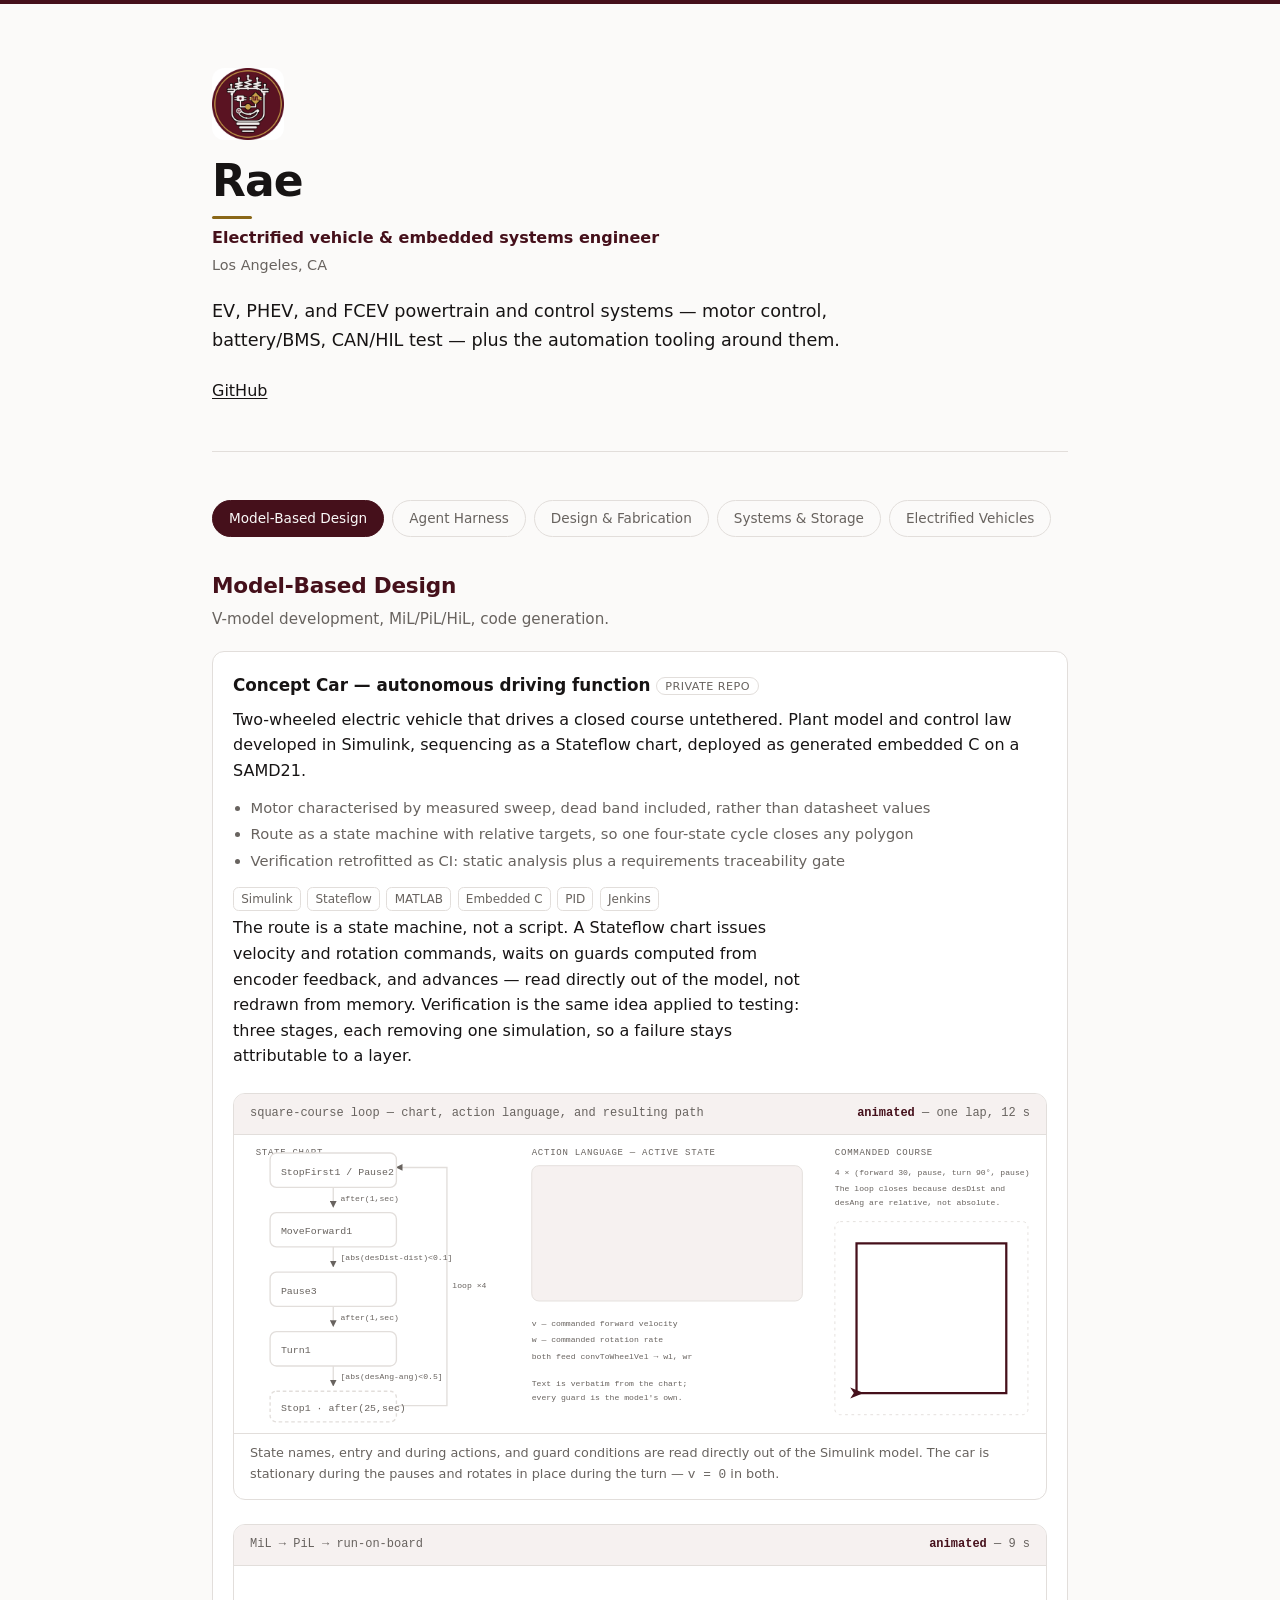
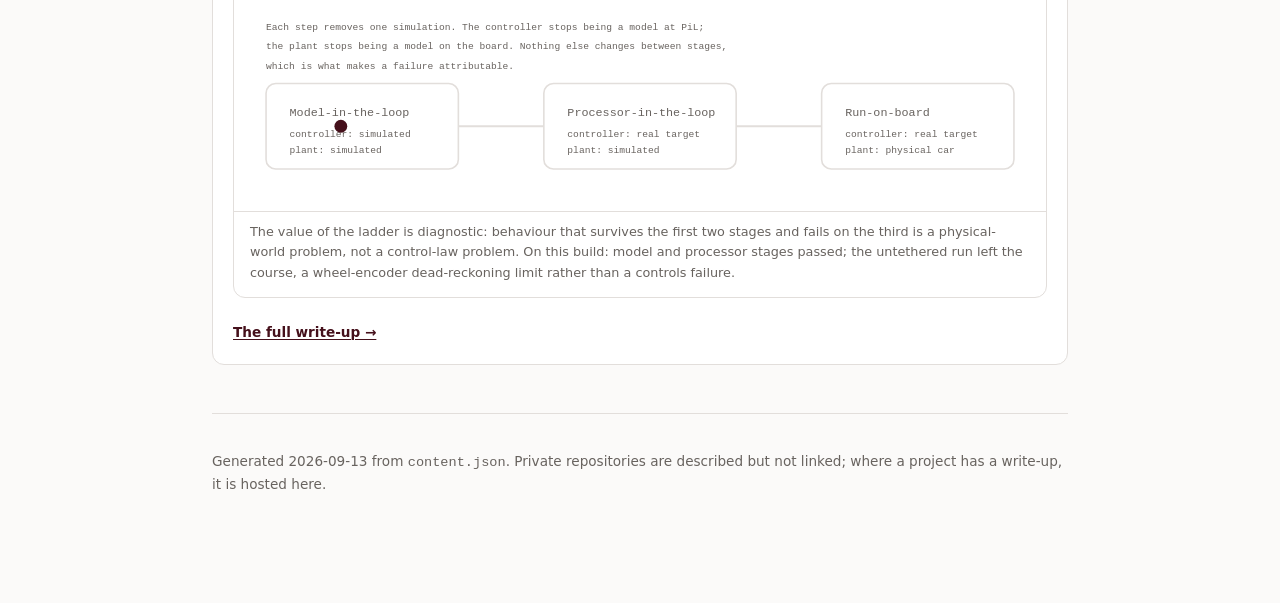
<file: index.html>
<!doctype html>
<html lang="en">
<head>
<meta charset="utf-8">
<meta name="viewport" content="width=device-width,initial-scale=1">
<title>Rae — Electrified vehicle &amp; embedded systems engineer</title>
<meta name="description" content="EV, PHEV, and FCEV powertrain and control systems — motor control, battery/BMS, CAN/HIL test — plus the automation tooling around them.">
<link rel="icon" href="assets/avatar.svg" type="image/svg+xml">
<link rel="apple-touch-icon" href="assets/avatar.png">
<style>
:root {
  color-scheme: light dark;
  /* Brand palette. Accent is the avatar red #5A1322 darkened; neutrals are
     kept neutral so nothing reads pink. */
  --bg:#fbfaf9; --fg:#171414; --muted:#68635f; --line:#e2dedb;
  --card:#ffffff; --accent:#45101B; --gold:#8a6718; --rule:#45101B;
  --accent-soft:#f4efee; --code-bg:#f6f1f0;
  --mono: ui-monospace, "SF Mono", "Cascadia Mono", Menlo, Consolas, monospace;
  /* aliases so the concept-car diagrams (.embed) can use their own var names */
  --ink:var(--fg); --ink-2:var(--muted); --ink-3:var(--muted); --panel:var(--card);
}
@media (prefers-color-scheme: dark) {
  :root { --bg:#120F10; --fg:#F4EFEE; --muted:#98918e; --line:#2b2527;
           --card:#1A1517; --accent:#C9A24A; --gold:#C9A24A; --rule:#5A1322;
           --accent-soft:#3C0B16; --code-bg:#1a1016; }
}
* { box-sizing:border-box; }
body {
  margin:0; background:var(--bg); color:var(--fg);
  border-top:4px solid var(--rule);
  font:16px/1.6 ui-sans-serif,system-ui,-apple-system,"Segoe UI",Roboto,sans-serif;
}
.wrap { max-width:56rem; margin:0 auto; padding:4rem 1.25rem 6rem; }
h1 { font-size:clamp(2rem,5vw,2.75rem); line-height:1.15; margin:0 0 .35rem; letter-spacing:-.02em; }
.avatar { width:72px; height:72px; border-radius:.75rem; display:block; margin:0 0 1rem; }
h1::after { content:""; display:block; width:2.5rem; height:3px; background:var(--gold);
             border-radius:2px; margin:.6rem 0 .1rem; }
.tagline { color:var(--accent); font-weight:600; margin:0 0 .25rem; }
.loc { color:var(--muted); margin:0 0 1.25rem; font-size:.9rem; }
.lede { font-size:1.1rem; max-width:42rem; margin:0 0 1.5rem; }
.links a { color:var(--fg); }
hr { border:0; border-top:1px solid var(--line); margin:3rem 0; }
.tabs { display:flex; flex-wrap:wrap; gap:.5rem; margin:0 0 2rem; }
.tabs .tab {
  font:inherit; font-size:.85rem; font-weight:500; color:var(--muted);
  background:transparent; border:1px solid var(--line); border-radius:2rem;
  padding:.4rem 1rem; cursor:pointer;
}
.tabs .tab:hover { color:var(--fg); border-color:var(--accent); }
.tabs .tab.active { color:var(--bg); background:var(--accent); border-color:var(--accent); }
.area-head h2 { font-size:1.35rem; margin:0 0 .2rem; letter-spacing:-.01em; color:var(--accent); }
.area-head p { color:var(--muted); margin:0 0 1.25rem; font-size:.95rem; }
.area { margin-bottom:3rem; }
.area[hidden] { display:none; }
.grid { display:grid; gap:1rem; grid-template-columns:repeat(auto-fit,minmax(19rem,1fr)); }
.card { background:var(--card); border:1px solid var(--line); border-radius:.75rem; padding:1.25rem; }
.card h3 { margin:0 0 .5rem; font-size:1.05rem; }
.card h3 a { color:var(--fg); }
.card p { margin:0 0 .75rem; color:var(--fg); }
.vis { font-size:.7rem; font-weight:500; text-transform:uppercase; letter-spacing:.04em;
        color:var(--muted); border:1px solid var(--line); border-radius:1rem;
        padding:.1rem .5rem; white-space:nowrap; vertical-align:.15em; }
.vis-public { color:var(--accent); border-color:var(--accent); }
ul.hi { margin:0 0 .9rem; padding-left:1.1rem; font-size:.92rem; color:var(--muted); }
ul.hi li { margin:.2rem 0; }
ul.stack { list-style:none; display:flex; flex-wrap:wrap; gap:.4rem; margin:0; padding:0; }
ul.stack li { font-size:.75rem; color:var(--muted); border:1px solid var(--line);
               border-radius:.35rem; padding:.1rem .45rem; }
p.writeup { margin:.9rem 0 0; font-size:.85rem; }
p.writeup a { color:var(--accent); font-weight:600; }
footer { color:var(--muted); font-size:.85rem; border-top:1px solid var(--line); padding-top:1.5rem; }
a { text-decoration-thickness:1px; text-underline-offset:2px; }

/* ---- featured project embed (ported from concept-car/style.css) ---- */
.card.featured { grid-column:1 / -1; }
.embed .lede { font-size:1rem; color:var(--fg); max-width:56ch; margin:.25rem 0 1.25rem; }
.anim { border:1px solid var(--line); border-radius:.75rem; background:var(--card); overflow:hidden; margin:1.5rem 0; }
.anim-head { display:flex; justify-content:space-between; align-items:baseline; gap:.75rem; flex-wrap:wrap;
              padding:.65rem 1rem; border-bottom:1px solid var(--line); background:var(--code-bg);
              font-family:var(--mono); font-size:.75rem; color:var(--muted); }
.anim-head b { color:var(--accent); font-weight:600; }
.anim svg { display:block; width:100%; height:auto; }
.anim figcaption { padding:.6rem 1rem .85rem; font-size:.8rem; color:var(--muted); border-top:1px solid var(--line); }
.sf-node rect { fill:var(--card); stroke:var(--line); stroke-width:1.5; }
.sf-node text { font-family:var(--mono); font-size:11px; fill:var(--muted); }
.sf-edge { stroke:var(--line); stroke-width:1.5; fill:none; }
.sf-lbl { font-family:var(--mono); font-size:9px; fill:var(--muted); }
.lit { opacity:0; fill:var(--accent-soft); stroke:var(--accent); stroke-width:2; }
@keyframes lit-move {0%,59%{opacity:1} 60%,100%{opacity:0}}
@keyframes lit-p3   {0%,59.9%{opacity:0} 60%,69%{opacity:1} 70%,100%{opacity:0}}
@keyframes lit-turn {0%,69.9%{opacity:0} 70%,94%{opacity:1} 95%,100%{opacity:0}}
@keyframes lit-p2   {0%,94.9%{opacity:0} 95%,100%{opacity:1}}
.a-move { animation:lit-move 3s steps(1,end) infinite; }
.a-p3   { animation:lit-p3 3s steps(1,end) infinite; }
.a-turn { animation:lit-turn 3s steps(1,end) infinite; }
.a-p2   { animation:lit-p2 3s steps(1,end) infinite; }
.code-blk { opacity:0; }
.code-blk text { font-family:var(--mono); font-size:11.5px; fill:var(--muted); }
.code-blk .kw { fill:var(--accent); }
.code-blk .hd { fill:var(--fg); font-weight:600; }
.rover { offset-path:path("M 690,286 L 856,286 L 856,120 L 690,120 Z"); offset-rotate:0deg;
          animation:travel 12s linear infinite; }
@keyframes travel {
  0%{offset-distance:0%} 15%{offset-distance:25%} 25%{offset-distance:25%}
  40%{offset-distance:50%} 50%{offset-distance:50%}
  65%{offset-distance:75%} 75%{offset-distance:75%}
  90%{offset-distance:100%} 100%{offset-distance:100%}}
.rover-body { transform-box:fill-box; transform-origin:center; animation:heading 12s linear infinite; fill:var(--accent); }
@keyframes heading {
  0%,17.5%{transform:rotate(0deg)} 23.75%,42.5%{transform:rotate(-90deg)}
  48.75%,67.5%{transform:rotate(-180deg)} 73.75%,92.5%{transform:rotate(-270deg)}
  98.75%,100%{transform:rotate(-360deg)}}
.trail { stroke:var(--accent); stroke-width:2.5; fill:none; stroke-linecap:round;
          stroke-dasharray:664; animation:draw 12s linear infinite; }
@keyframes draw {
  0%{stroke-dashoffset:664} 15%{stroke-dashoffset:498} 25%{stroke-dashoffset:498}
  40%{stroke-dashoffset:332} 50%{stroke-dashoffset:332}
  65%{stroke-dashoffset:166} 75%{stroke-dashoffset:166}
  90%{stroke-dashoffset:0} 100%{stroke-dashoffset:0}}
.pipe-seg { fill:var(--card); stroke:var(--line); stroke-width:1.5; }
.pipe-lit { fill:var(--accent-soft); stroke:var(--accent); stroke-width:2; opacity:0; animation:plit 9s linear infinite; }
@keyframes plit { 0%,2%{opacity:0} 4%,29%{opacity:1} 31%,100%{opacity:0} }
.pipe-txt { font-family:var(--mono); font-size:11px; fill:var(--muted); }
.pipe-sub { font-family:var(--mono); font-size:9px; fill:var(--muted); }
.pipe-tok { fill:var(--accent); offset-path:path("M 100,150 L 380,150 L 660,150"); animation:ptravel 9s linear infinite; }
@keyframes ptravel { 0%{offset-distance:0%} 100%{offset-distance:100%} }
.v-arm { stroke:var(--line); stroke-width:2; fill:none; }
@media (prefers-reduced-motion: reduce) {
  .a-move,.a-p3,.a-turn,.a-p2,.code-blk,.rover,.rover-body,.trail,.pipe-lit,.pipe-tok { animation:none !important; }
  .a-move,.code-blk:first-of-type { opacity:1; }
  .trail { stroke-dashoffset:0; }
}
</style>
</head>
<body>
<div class="wrap">
  <header>
    <img class="avatar" src="assets/avatar.png" alt="" width="72" height="72">
    <h1>Rae</h1>
    <p class="tagline">Electrified vehicle &amp; embedded systems engineer</p>
    <p class="loc">Los Angeles, CA</p>
    <p class="lede">EV, PHEV, and FCEV powertrain and control systems — motor control, battery/BMS, CAN/HIL test — plus the automation tooling around them.</p>
    <p class="links"><a href="https://github.com/RAEngineered">GitHub</a></p>
  </header>
  <hr>
  <nav class="tabs" role="tablist"><button type="button" class="tab active" id="tabbtn-MBD" data-tab="MBD" role="tab" aria-selected="true" aria-controls="tab-MBD">Model-Based Design</button><button type="button" class="tab" id="tabbtn-AGENT" data-tab="AGENT" role="tab" aria-selected="false" aria-controls="tab-AGENT">Agent Harness</button><button type="button" class="tab" id="tabbtn-MAKE" data-tab="MAKE" role="tab" aria-selected="false" aria-controls="tab-MAKE">Design &amp; Fabrication</button><button type="button" class="tab" id="tabbtn-SYSOPS" data-tab="SYSOPS" role="tab" aria-selected="false" aria-controls="tab-SYSOPS">Systems &amp; Storage</button><button type="button" class="tab" id="tabbtn-AUTO" data-tab="AUTO" role="tab" aria-selected="false" aria-controls="tab-AUTO">Electrified Vehicles</button></nav>
  <main>
      <section class="area active" id="tab-MBD" role="tabpanel"
               aria-labelledby="tabbtn-MBD">
        <header class="area-head">
          <h2>Model-Based Design</h2>
          <p>V-model development, MiL/PiL/HiL, code generation.</p>
        </header>
        <div class="grid">
        <article class="card featured">
          <h3>Concept Car — autonomous driving function <span class="vis vis-private">private repo</span></h3>
          <p>Two-wheeled electric vehicle that drives a closed course untethered. Plant model and control law developed in Simulink, sequencing as a Stateflow chart, deployed as generated embedded C on a SAMD21.</p>
          <ul class="hi"><li>Motor characterised by measured sweep, dead band included, rather than datasheet values</li><li>Route as a state machine with relative targets, so one four-state cycle closes any polygon</li><li>Verification retrofitted as CI: static analysis plus a requirements traceability gate</li></ul>
          <ul class="stack"><li>Simulink</li><li>Stateflow</li><li>MATLAB</li><li>Embedded C</li><li>PID</li><li>Jenkins</li></ul>
          <div class="embed"><p class="lede">The route is a state machine, not a script. A Stateflow chart issues velocity and rotation commands, waits on guards computed from encoder feedback, and advances — read directly out of the model, not redrawn from memory. Verification is the same idea applied to testing: three stages, each removing one simulation, so a failure stays attributable to a layer.</p>

<figure class="anim">
  <div class="anim-head">
    <span>square-course loop — chart, action language, and resulting path</span>
    <span><b>animated</b> — one lap, 12 s</span>
  </div>
  <svg viewBox="0 0 900 330" role="img" aria-label="Three synchronised panels. Left, the state chart with the active state highlighted as it cycles through MoveForward1, Pause3, Turn1 and Pause2. Middle, the entry and during actions of whichever state is currently active. Right, the car tracing one side of the square course per cycle, stationary while paused and while turning.">
    <defs>
      <marker id="ah2" viewBox="0 0 10 10" refX="9" refY="5" markerWidth="5" markerHeight="5" orient="auto-start-reverse">
        <path d="M0,0 L10,5 L0,10 z" fill="currentColor" style="color:var(--ink-3)"/>
      </marker>
    </defs>

    <text x="24" y="22" class="sf-lbl" style="font-size:10px;letter-spacing:.08em">STATE CHART</text>
    <path class="sf-edge" d="M110,58 V80"   marker-end="url(#ah2)"/>
    <path class="sf-edge" d="M110,124 V146" marker-end="url(#ah2)"/>
    <path class="sf-edge" d="M110,190 V212" marker-end="url(#ah2)"/>
    <path class="sf-edge" d="M110,256 V278" marker-end="url(#ah2)"/>
    <path class="sf-edge" d="M180,300 H236 V36 H180" marker-end="url(#ah2)"/>
    <text class="sf-lbl" x="118" y="73">after(1,sec)</text>
    <text class="sf-lbl" x="118" y="139">[abs(desDist-dist)&lt;0.1]</text>
    <text class="sf-lbl" x="118" y="205">after(1,sec)</text>
    <text class="sf-lbl" x="118" y="271">[abs(desAng-ang)&lt;0.5]</text>
    <text class="sf-lbl" x="242" y="170">loop ×4</text>

    <g class="sf-node">
      <rect x="40" y="20" width="140" height="38" rx="7"/>
      <rect class="lit a-p2" x="40" y="20" width="140" height="38" rx="7"/>
      <text x="52" y="44">StopFirst1 / Pause2</text></g>
    <g class="sf-node">
      <rect x="40" y="86" width="140" height="38" rx="7"/>
      <rect class="lit a-move" x="40" y="86" width="140" height="38" rx="7"/>
      <text x="52" y="110">MoveForward1</text></g>
    <g class="sf-node">
      <rect x="40" y="152" width="140" height="38" rx="7"/>
      <rect class="lit a-p3" x="40" y="152" width="140" height="38" rx="7"/>
      <text x="52" y="176">Pause3</text></g>
    <g class="sf-node">
      <rect x="40" y="218" width="140" height="38" rx="7"/>
      <rect class="lit a-turn" x="40" y="218" width="140" height="38" rx="7"/>
      <text x="52" y="242">Turn1</text></g>
    <g class="sf-node">
      <rect x="40" y="284" width="140" height="34" rx="7" style="stroke-dasharray:4 3"/>
      <text x="52" y="306" style="fill:var(--ink-3)">Stop1 · after(25,sec)</text></g>

    <text x="330" y="22" class="sf-lbl" style="font-size:10px;letter-spacing:.08em">ACTION LANGUAGE — ACTIVE STATE</text>
    <rect x="330" y="34" width="300" height="150" rx="8" style="fill:var(--code-bg);stroke:var(--line)"/>
    <g class="code-blk a-move">
      <text x="346" y="58" class="hd">MoveForward1</text>
      <text x="346" y="82" class="kw">entry:</text>
      <text x="346" y="100">  desDist = dist + 30;</text>
      <text x="346" y="124" class="kw">during, exit:</text>
      <text x="346" y="142">  v = distCtrl(desDist,dist);</text>
      <text x="346" y="160">  w = 0;</text></g>
    <g class="code-blk a-p3">
      <text x="346" y="58" class="hd">Pause3</text>
      <text x="346" y="82" class="kw">entry:</text>
      <text x="346" y="100">  v = 0;</text>
      <text x="346" y="118">  w = 0;</text></g>
    <g class="code-blk a-turn">
      <text x="346" y="58" class="hd">Turn1</text>
      <text x="346" y="82" class="kw">entry:</text>
      <text x="346" y="100">  desAng = ang + 90;</text>
      <text x="346" y="124" class="kw">during, exit:</text>
      <text x="346" y="142">  v = 0;</text>
      <text x="346" y="160">  w = angCtrl(desAng,ang);</text></g>
    <g class="code-blk a-p2">
      <text x="346" y="58" class="hd">Pause2 → StopFirst1</text>
      <text x="346" y="82" class="kw">entry:</text>
      <text x="346" y="100">  v = 0;</text>
      <text x="346" y="118">  w = 0;</text></g>

    <text x="330" y="212" class="sf-lbl">v — commanded forward velocity</text>
    <text x="330" y="230" class="sf-lbl">w — commanded rotation rate</text>
    <text x="330" y="248" class="sf-lbl">both feed convToWheelVel → wl, wr</text>
    <text x="330" y="278" class="sf-lbl" style="fill:var(--ink-3)">Text is verbatim from the chart;</text>
    <text x="330" y="294" class="sf-lbl" style="fill:var(--ink-3)">every guard is the model's own.</text>

    <text x="666" y="22" class="sf-lbl" style="font-size:10px;letter-spacing:.08em">COMMANDED COURSE</text>
    <text x="666" y="44" class="sf-lbl">4 × (forward 30, pause, turn 90°, pause)</text>
    <text x="666" y="62" class="sf-lbl">The loop closes because desDist and</text>
    <text x="666" y="78" class="sf-lbl">desAng are relative, not absolute.</text>
    <rect x="666" y="96" width="214" height="214" rx="6" style="fill:none;stroke:var(--line);stroke-dasharray:3 4"/>
    <path class="trail" d="M 690,286 L 856,286 L 856,120 L 690,120 Z"/>
    <g class="rover"><path class="rover-body" d="M -7,-6 L 8,0 L -7,6 L -3,0 Z"/></g>
  </svg>
  <figcaption>State names, entry and during actions, and guard conditions are read directly out of the Simulink model. The car is stationary during the pauses and rotates in place during the turn — <code>v = 0</code> in both.</figcaption>
</figure>

<figure class="anim">
  <div class="anim-head">
    <span>MiL → PiL → run-on-board</span>
    <span><b>animated</b> — 9 s</span>
  </div>
  <svg viewBox="0 0 760 230" role="img" aria-label="Three stages in sequence. Model-in-the-loop runs both controller and plant in simulation. Processor-in-the-loop puts the controller on the real microcontroller while the plant stays simulated. Run-on-board puts both on the physical car. A marker passes through each stage in turn.">
    <g><rect class="pipe-seg" x="30"  y="110" width="180" height="80" rx="9"/>
       <rect class="pipe-lit" x="30"  y="110" width="180" height="80" rx="9" style="animation-delay:0s"/>
       <text class="pipe-txt" x="52" y="140">Model-in-the-loop</text>
       <text class="pipe-sub" x="52" y="160">controller: simulated</text>
       <text class="pipe-sub" x="52" y="175">plant: simulated</text></g>
    <g><rect class="pipe-seg" x="290" y="110" width="180" height="80" rx="9"/>
       <rect class="pipe-lit" x="290" y="110" width="180" height="80" rx="9" style="animation-delay:3s"/>
       <text class="pipe-txt" x="312" y="140">Processor-in-the-loop</text>
       <text class="pipe-sub" x="312" y="160">controller: real target</text>
       <text class="pipe-sub" x="312" y="175">plant: simulated</text></g>
    <g><rect class="pipe-seg" x="550" y="110" width="180" height="80" rx="9"/>
       <rect class="pipe-lit" x="550" y="110" width="180" height="80" rx="9" style="animation-delay:6s"/>
       <text class="pipe-txt" x="572" y="140">Run-on-board</text>
       <text class="pipe-sub" x="572" y="160">controller: real target</text>
       <text class="pipe-sub" x="572" y="175">plant: physical car</text></g>
    <path class="v-arm" d="M 210,150 H 290"/>
    <path class="v-arm" d="M 470,150 H 550"/>
    <circle class="pipe-tok" cx="0" cy="0" r="6"/>
    <text class="sf-lbl" x="30"  y="60">Each step removes one simulation. The controller stops being a model at PiL;</text>
    <text class="sf-lbl" x="30"  y="78">the plant stops being a model on the board. Nothing else changes between stages,</text>
    <text class="sf-lbl" x="30"  y="96">which is what makes a failure attributable.</text>
  </svg>
  <figcaption>The value of the ladder is diagnostic: behaviour that survives the first two stages and fails on the third is a physical-world problem, not a control-law problem. On this build: model and processor stages passed; the untethered run left the course, a wheel-encoder dead-reckoning limit rather than a controls failure.</figcaption>
</figure>
</div><p class="writeup"><a href="concept-car/concept-car.html">The full write-up &rarr;</a></p>
        </article></div>
      </section>
      <section class="area" id="tab-AGENT" role="tabpanel"
               aria-labelledby="tabbtn-AGENT" hidden>
        <header class="area-head">
          <h2>Agent Harness</h2>
          <p>Tooling that makes AI-assisted engineering reproducible.</p>
        </header>
        <div class="grid">
        <article class="card">
          <h3><a href="https://github.com/RAEngineered/agent-skills">agent-skills</a> <span class="vis vis-public">public repo</span></h3>
          <p>13 Claude Code skills I wrote: document and scan pipelines, machine-inventory generators, session cost telemetry, and a delegating orchestrator.</p>
          <ul class="hi"><li>Scan pipeline that OCRs, classifies and renames documents with a never-delete staging gate</li><li>Cost and cache-hit dashboards built over local session telemetry</li><li>Multi-agent orchestrator with explicit human approval gates</li></ul>
          <ul class="stack"><li>Python</li><li>Bash</li><li>YAML</li></ul>
          
        </article></div>
      </section>
      <section class="area" id="tab-MAKE" role="tabpanel"
               aria-labelledby="tabbtn-MAKE" hidden>
        <header class="area-head">
          <h2>Design &amp; Fabrication</h2>
          <p>Parametric CAD, vector pipelines, 3D print automation.</p>
        </header>
        <div class="grid">
        <article class="card">
          <h3><a href="https://github.com/RAEngineered/agent-skills/tree/main/skills/lineart-svg">lineart-svg</a> <span class="vis vis-public">public repo</span></h3>
          <p>Photo to single-colour SVG pipeline with a checkpointed review loop, output constrained to be Bambu Studio importable.</p>
          <ul class="hi"><li>Human approval gate between raster generation and vectorisation</li><li>Emboss-mesh aware output for 3D print workflows</li></ul>
          <ul class="stack"><li>Python</li><li>SVG</li><li>Pillow</li></ul>
          
        </article></div>
      </section>
      <section class="area" id="tab-SYSOPS" role="tabpanel"
               aria-labelledby="tabbtn-SYSOPS" hidden>
        <header class="area-head">
          <h2>Systems &amp; Storage</h2>
          <p>Machine fleet, sync, and document pipelines.</p>
        </header>
        <div class="grid">
        <article class="card">
          <h3>Document scan pipeline <span class="vis vis-private">private repo</span></h3>
          <p>Batch pipeline that separates, deskews, OCRs, classifies and renames scanned engineering records, writing structured metadata back to the filesystem.</p>
          <ul class="hi"><li>Recovered true document dates after a drive migration destroyed file mtimes</li><li>Never-delete policy with a staged review directory</li></ul>
          <ul class="stack"><li>Python</li><li>OCR</li><li>Windows</li></ul>
          
        </article>
        <article class="card">
          <h3>Tower-TrackStack <span class="vis vis-private">private repo</span></h3>
          <p>Passive daily engineering log. Aggregates session, git and shell activity into a committed markdown record.</p>
          <ul class="hi"><li>Zero-effort capture — runs on a schedule, commits itself</li></ul>
          <ul class="stack"><li>Python</li><li>GitHub Actions</li></ul>
          
        </article></div>
      </section>
      <section class="area" id="tab-AUTO" role="tabpanel"
               aria-labelledby="tabbtn-AUTO" hidden>
        <header class="area-head">
          <h2>Electrified Vehicles</h2>
          <p>EV, PHEV, and FCEV powertrain, motor control, CAN, and HIL.</p>
        </header>
        <div class="grid">
        <article class="card">
          <h3>cansig <span class="vis vis-planned">planned</span></h3>
          <p>DBC-driven CAN frame decoding — C library plus a C++20 CLI. Planned.</p>
          <ul class="hi"><li>gcc / clang / MSVC matrix, ASan + UBSan, gcovr coverage gate</li><li>Same build expressed as GitHub Actions, GitLab CI and a declarative Jenkinsfile</li></ul>
          <ul class="stack"><li>C</li><li>C++20</li><li>CMake</li><li>GoogleTest</li></ul>
          
        </article></div>
      </section></main>
  <footer>
    <p>Generated 2026-09-13 from <code>content.json</code>. Private repositories are described but not linked; where a project has a write-up, it is hosted here.</p>
  </footer>
</div>
<script>
document.querySelectorAll(".tabs .tab").forEach(function(btn) {
  btn.addEventListener("click", function() {
    document.querySelectorAll(".tabs .tab").forEach(function(b) {
      b.classList.remove("active");
      b.setAttribute("aria-selected", "false");
    });
    document.querySelectorAll("main .area").forEach(function(s) {
      s.classList.remove("active");
      s.hidden = true;
    });
    btn.classList.add("active");
    btn.setAttribute("aria-selected", "true");
    var panel = document.getElementById("tab-" + btn.dataset.tab);
    panel.hidden = false;
    panel.classList.add("active");
  });
});
</script>
</body>
</html>
</file>
